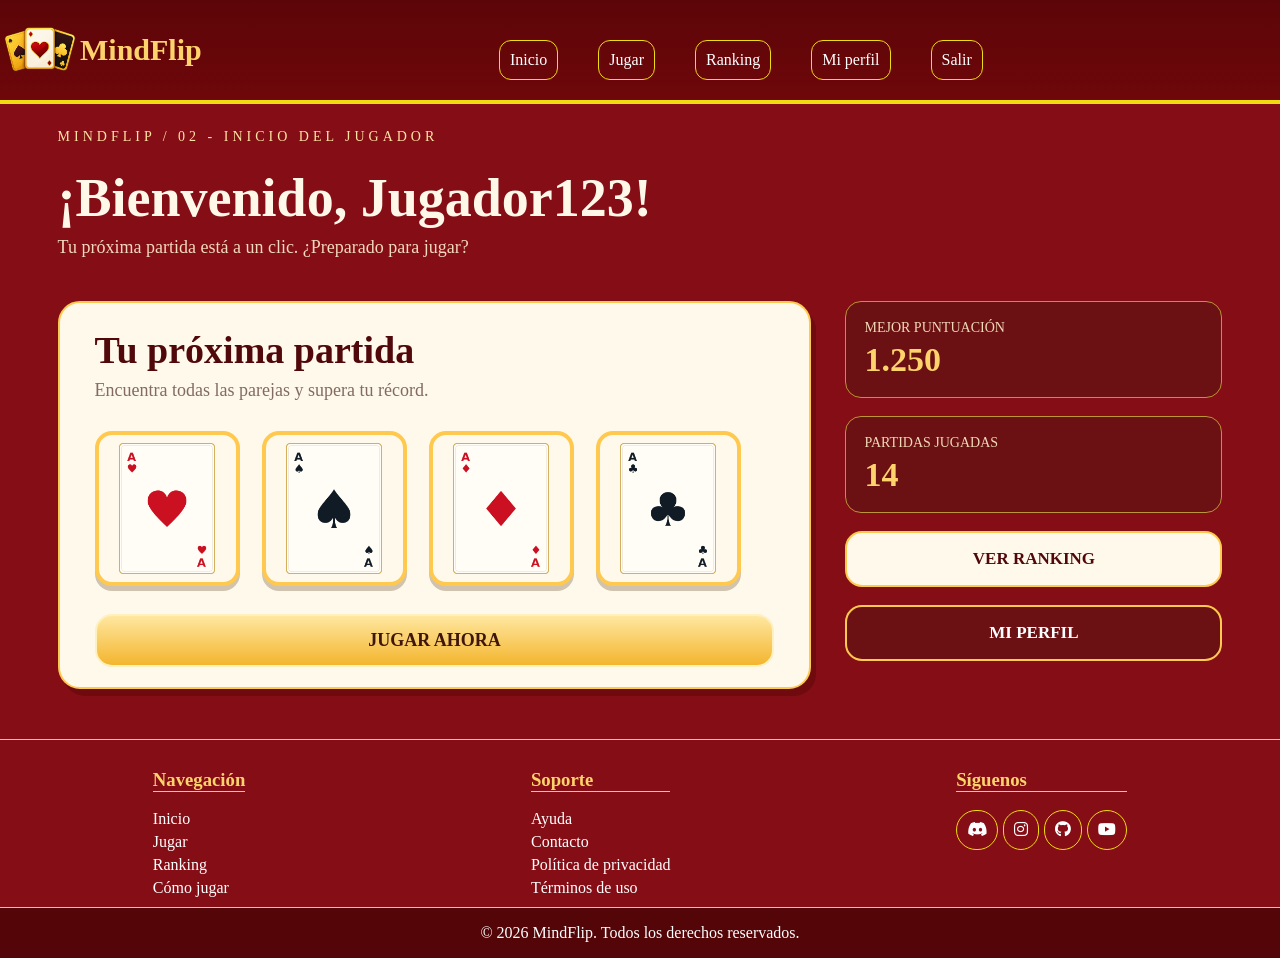
<file: Bienvenido/bienvenido.html>
<!DOCTYPE html>
<html lang="es">

<head>
    <meta charset="UTF-8">
    <meta name="viewport" content="width=device-width, initial-scale=1.0">
    <title>Inicio del jugador - MindFlip</title>

    <link rel="stylesheet" href="../general.css">
    <link rel="stylesheet" href="bienvenido.css">

    <link rel="stylesheet" href="https://cdnjs.cloudflare.com/ajax/libs/font-awesome/6.7.2/css/all.min.css">
</head>

<body>

    <!-- HEADER -->
    <header>

        <div class="logo">
            <img src="../recursos/imagenes/LOGO.png" id="imglogo" alt="Logo de MindFlip">
            <h1>MindFlip</h1>
        </div>

        <nav class="menu">
            <a href="../inicio/inicio.html">Inicio</a>
            <a href="../dificultad/dificultad.html">Jugar</a>
            <a href="../ranking/ranking.html">Ranking</a>
            <a href="../perfil/perfil.html">Mi perfil</a>
            <a href="../inicio/inicio.html">Salir</a>
        </nav>

    </header>

    <!-- CONTENIDO PRINCIPAL -->
    <main>

        <!-- PRESENTACION DEL JUGADOR -->
        <section class="presentacion">

            <p class="subtitulo">MINDFLIP / 02 - INICIO DEL JUGADOR</p>

            <h1 id="saludo_usuario">¡Bienvenido, Jugador123!</h1>

            <p>Tu próxima partida está a un clic. ¿Preparado para jugar?</p>

        </section>

        <!-- PANEL PRINCIPAL -->
        <section class="panel_jugador">

            <!-- PROXIMA PARTIDA -->
            <div class="proxima_partida">

                <h2>Tu próxima partida</h2>

                <p>Encuentra todas las parejas y supera tu récord.</p>

                <!-- CARTAS DE PRESENTACION -->
                <div class="cartas_presentacion">

                    <img src="../recursos/imagenes/01_simple_corazon.png"
                        alt="Carta de corazón">

                    <img src="../recursos/imagenes/02_simple_pica.png"
                        alt="Carta de pica">

                    <img src="../recursos/imagenes/03_simple_diamante.png"
                        alt="Carta de diamante">

                    <img src="../recursos/imagenes/04_simple_trebol.png"
                        alt="Carta de trébol">

                </div>

                <!-- BOTON PARA JUGAR -->
                <a href="../dificultad/index.html" class="boton_jugar">
                    JUGAR AHORA
                </a>

            </div>

            <!-- ESTADISTICAS Y ACCESOS -->
            <aside class="estadisticas">

                <div class="estadistica">

                    <p>MEJOR PUNTUACIÓN</p>

                    <h2>1.250</h2>

                </div>

                <div class="estadistica">

                    <p>PARTIDAS JUGADAS</p>

                    <h2>14</h2>

                </div>

                <a href="../ranking/index.html" class="boton_ranking">
                    VER RANKING
                </a>

                <a href="../perfil/index.html" class="boton_perfil">
                    MI PERFIL
                </a>

            </aside>

        </section>

    </main>

   
    <!-- FOOTER DE LA PAGINA -->
    <footer class="footer">

        <div class="footer_contenido">

            <!-- NAVEGACION FOOTER -->
            <div class="footer_navegacion">
                <h3>Navegación</h3>

                <nav class="menu_footer_nav">
                    <div class="enlaces_footer_nav">
                        <a href="../inicio/inicio.html">Inicio</a>
                        <a href="../dificultad/index.html">Jugar</a>
                        <a href="../ranking/index.html">Ranking</a>
                        <a href="../Bienvenido/index.html">Cómo jugar</a>
                    </div>
                </nav>
            </div>

            <!-- SOPORTE -->
            <div class="footer_soporte">
                <h3>Soporte</h3>

                <div class="enlaces_footer_sup">
                    <span>Ayuda</span>
                    <span>Contacto</span>
                    <span>Política de privacidad</span>
                    <span>Términos de uso</span>
                </div>
            </div>

            <!-- REDES SOCIALES -->
            <div class="footer_redes">

                <h3>Síguenos</h3>

                <div class="redes_sociales">

                    <a href="https://discord.com" aria-label="Discord">
                        <i class="fa-brands fa-discord"></i>
                    </a>

                    <a href="https://instagram.com" aria-label="Instagram">
                        <i class="fa-brands fa-instagram"></i>
                    </a>

                    <a href="https://github.com" aria-label="GitHub">
                        <i class="fa-brands fa-github"></i>
                    </a>

                    <a href="https://youtube.com" aria-label="YouTube">
                        <i class="fa-brands fa-youtube"></i>
                    </a>

                </div>
            </div>

        </div>

        <!-- COPYRIGHT -->
        <div class="footer_inferior">
            <p>&copy; 2026 MindFlip. Todos los derechos reservados.</p>
        </div>

    </footer>


    <script src="bienvenido.js"></script>


</body>

</html>
</file>
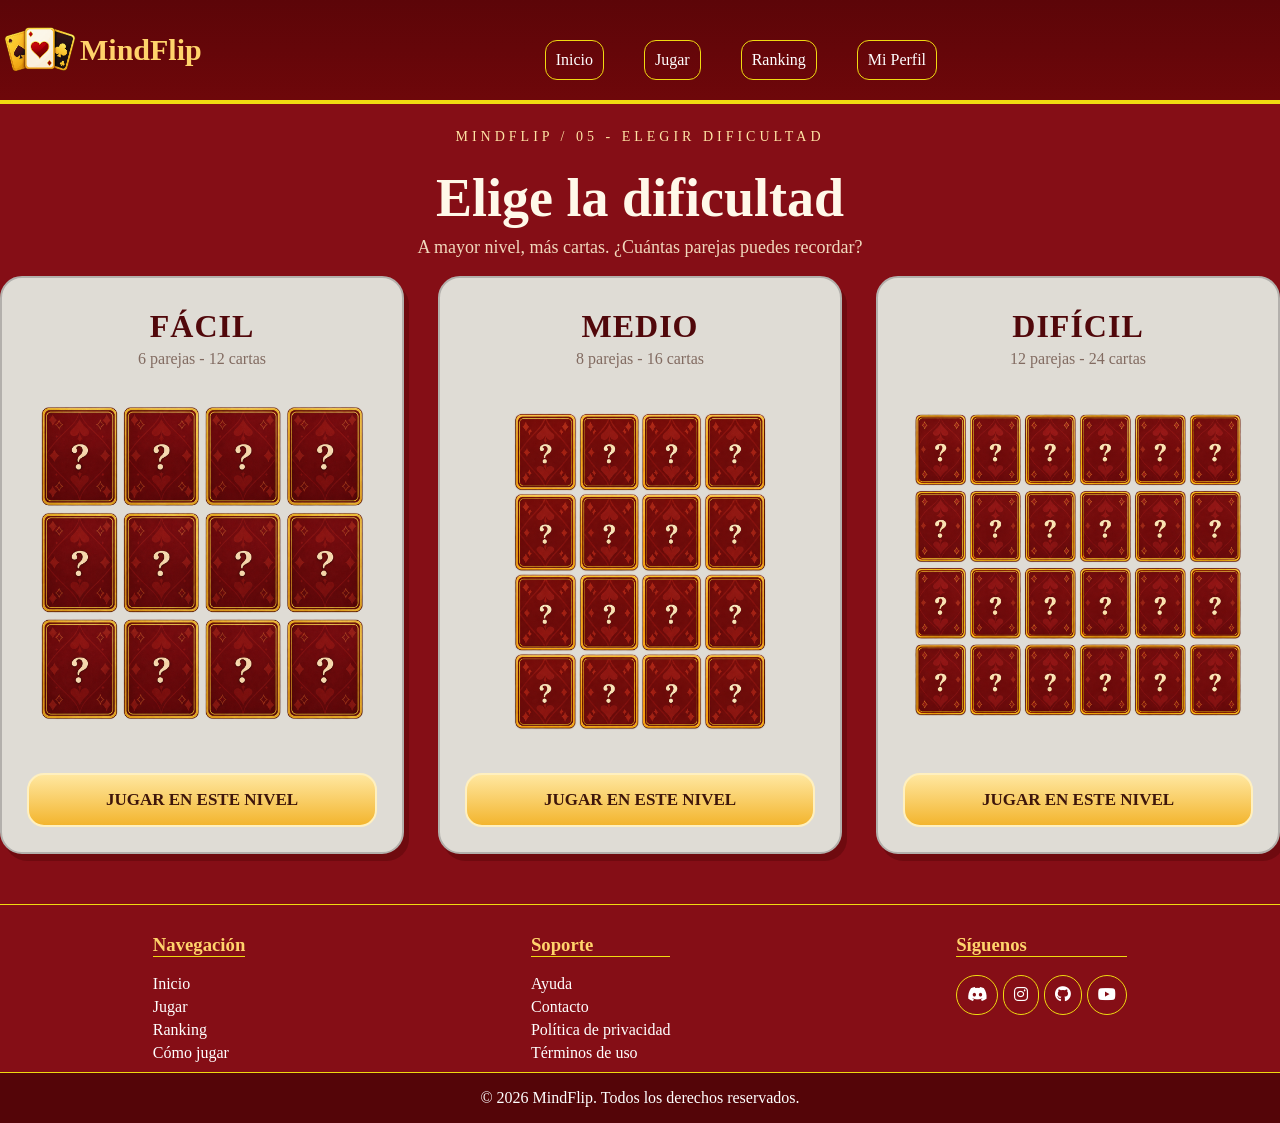
<file: dificultad/dificultad.html>
<!DOCTYPE html>
<html lang="es">
<head>
    <meta charset="UTF-8">
    <meta name="viewport" content="width=device-width, initial-scale=1.0">
    <title>Dificultad - MindFlip</title>

    <!-- CORREGIDO: Tenías "general.js" en un enlace de hoja de estilo CSS -->
    <link rel="stylesheet" href="../general.css">
    <link rel="stylesheet" href="dificultad.css">
    <link rel="stylesheet" href="https://cdnjs.cloudflare.com/ajax/libs/font-awesome/6.7.2/css/all.min.css">
</head>
<body>

    <!-- HEADER -->
    <header>
        <div class="logo">
            <img src="../recursos/imagenes/LOGO.png" id="imglogo" alt="Logo de MindFlip">
            <h1>MindFlip</h1>
        </div>

        <!-- CORREGIDO: Apuntar a tus archivos reales (.html) en lugar de carpetas genéricas (/index.html) -->
        <nav class="menu">
            <a href="../inicio/inicio.html">Inicio</a>
            <a href="../dificultad/dificultad.html">Jugar</a>
            <a href="../ranking/ranking.html">Ranking</a>
            <a href="../perfil/perfil.html">Mi Perfil</a>
        </nav>
    </header>

    <!-- CONTENIDO DIFICULTAD -->
    <main>

        <section class="dificultad">

            <p class="subtitulo">MINDFLIP / 05 - ELEGIR DIFICULTAD</p>
            <h2>Elige la dificultad</h2>
            <p>A mayor nivel, más cartas. ¿Cuántas parejas puedes recordar?</p>

            <div class="niveles">

                <!-- NIVEL FACIL -->
                <article class="nivel facil">

                    <h3>FÁCIL</h3>
                    <p>6 parejas - 12 cartas</p>

                    <div class="cartas_nivel cartas_facil">
                         <img src="../recursos/imagenes/nivel_facil.png" alt="Contenedor cartas fácil">
                    </div>

                    <!-- CORREGIDO: Convertido en botón con atributo de datos para que sea capturado limpiamente por tu JS -->
                    <button class="boton_nivel" data-nivel="facil">
                        JUGAR EN ESTE NIVEL
                    </button>

                </article>

                <!-- NIVEL MEDIO -->
                <article class="nivel medio">

                    <h3>MEDIO</h3>
                    <p>8 parejas - 16 cartas</p>

                    <div class="cartas_nivel cartas_medio">
                         <img src="../recursos/imagenes/nivel_medio.png" alt="Contenedor cartas medio">
                    </div>

                    <!-- CORREGIDO: Igual a la tarjeta anterior -->
                    <button class="boton_nivel" data-nivel="medio">
                        JUGAR EN ESTE NIVEL
                    </button>

                </article>

                <!-- NIVEL DIFICIL -->
                <article class="nivel dificil">

                    <h3>DIFÍCIL</h3>
                    <p>12 parejas - 24 cartas</p>

                    <div class="cartas_nivel cartas_dificil">
                         <img src="../recursos/imagenes/nivel_dificil.png" alt="Contenedor cartas difícil">
                    </div>

                    <!-- CORREGIDO: Igual a la tarjeta anterior -->
                    <button class="boton_nivel" data-nivel="dificil">
                        JUGAR EN ESTE NIVEL
                    </button>

                </article>

            </div>

        </section>

    </main>

    <!-- FOOTER -->
    <footer class="footer">

        <div class="footer_contenido">

            <div class="footer_navegacion">
                <h3>Navegación</h3>
                <nav class="menu_footer_nav">
                    <!-- CORREGIDO: Cambiados los enlaces del footer hacia tus páginas reales .html -->
                    <div class="enlaces_footer_nav">
                        <a href="../inicio/inicio.html">Inicio</a>
                        <a href="../dificultad/dificultad.html">Jugar</a>
                        <a href="../ranking/ranking.html">Ranking</a>
                        <a href="../bienvenido/bienvenido.html">Cómo jugar</a>
                    </div>
                </nav>
            </div>

            <div class="footer_soporte">
                <h3>Soporte</h3>
                <div class="enlaces_footer_sup">
                    <span>Ayuda</span>
                    <span>Contacto</span>
                    <span>Política de privacidad</span>
                    <span>Términos de uso</span>
                </div>
            </div>

            <div class="footer_redes">
                <h3>Síguenos</h3>
                <div class="redes_sociales">
                    <a href="https://discord.com" aria-label="Discord">
                        <i class="fa-brands fa-discord"></i>
                    </a>
                    <a href="https://instagram.com" aria-label="Instagram">
                        <i class="fa-brands fa-instagram"></i>
                    </a>
                    <a href="https://github.com" aria-label="GitHub">
                        <i class="fa-brands fa-github"></i>
                    </a>
                    <a href="https://youtube.com" aria-label="YouTube">
                        <i class="fa-brands fa-youtube"></i>
                    </a>
                </div>
            </div>

        </div>

        <div class="footer_inferior">
            <p>&copy; 2026 MindFlip. Todos los derechos reservados.</p>
        </div>

    </footer>

    <script src="dificultad.js" defer></script>
</body>
</html>
</file>
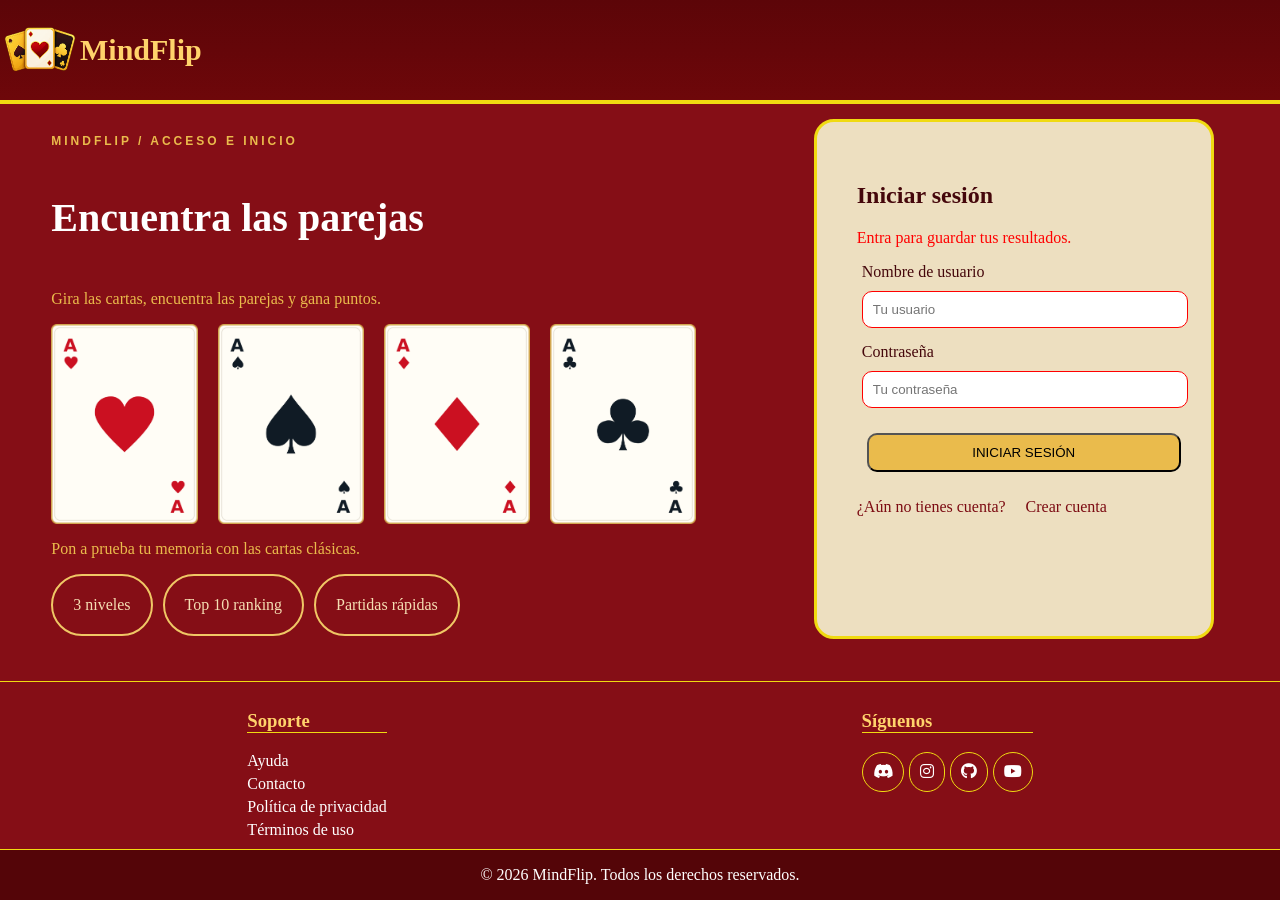
<file: inicio/inicio.html>
<!DOCTYPE html>
<html lang="es">

<head>
    <meta charset="UTF-8">
    <meta name="viewport" content="width=device-width, initial-scale=1.0">
    <title>Inicio - MindFlip</title>

    <link rel="stylesheet" href="../general.css">
    <link rel="stylesheet" href="inicio.css">

    <link rel="stylesheet" href="https://cdnjs.cloudflare.com/ajax/libs/font-awesome/6.7.2/css/all.min.css">
</head>

<body>

    <!-- LOGO Y MENU -->
    <header>

        <div class="logo">
            <img src="../recursos/imagenes/LOGO.png" id="imglogo" alt="Logo de MindFlip">
            <h1>MindFlip</h1>
        </div>

       

    </header>

    <!-- CONTENIDO DE LA PAGINA -->
    <main>

        <section class="presentacion">
            <p class="subtitulo">MINDFLIP / ACCESO E INICIO</p>

            <h1>Encuentra las parejas</h1>
            <p>Gira las cartas, encuentra las parejas y gana puntos.</p>

            <div class="imagenes_presentacion">
                <img src="../recursos/imagenes/01_simple_corazon.png" alt="Carta de corazón" id="img1">
                <img src="../recursos/imagenes/02_simple_pica.png" alt="Carta de pica" id="img2">
                <img src="../recursos/imagenes/03_simple_diamante.png" alt="Carta de diamante" id="img3">
                <img src="../recursos/imagenes/04_simple_trebol.png" alt="Carta de trébol" id="img4">
            </div>

            <div class="texto">

                <p>Pon a prueba tu memoria con las cartas clásicas.</p>

                <div class="caracteristicas">
                    <span>3 niveles</span>
                    <span>Top 10 ranking</span>
                    <span>Partidas rápidas</span>
                </div>

            </div>

        </section>

        <!-- FORMULARIO LOGIN -->
        <section class="login">

            <div class="formulario">

                <h1>Iniciar sesión</h1>
                <p>Entra para guardar tus resultados.</p>

                <form id="form_login">

                    <div class="campo">
                        <label for="nombre">Nombre de usuario</label>
                        <input type="text" name="nombre" id="nombre" placeholder="Tu usuario" required>
                        <small id="errorNombre"></small>
                    </div>

                    <div class="campo">
                        <label for="contrasena">Contraseña</label>
                        <input type="password" name="contrasena" id="contrasena" placeholder="Tu contraseña" required>
                                            <small id="errorPassword"></small>
                    </div>

                    <button type="submit" id="inicioSesion">INICIAR SESIÓN</button>

                </form>

            </div>

            <div class="registro">
                <p>¿Aún no tienes cuenta?</p>
                <a href="../registro/registro.html">Crear cuenta</a>
            </div>

        </section>

    </main>

    <!-- FOOTER DE LA PAGINA -->
    <footer class="footer">

        <div class="footer_contenido">


         

            <!-- SOPORTE -->
            <div class="footer_soporte">
                <h3>Soporte</h3>

                <div class="enlaces_footer_sup">
                    <span>Ayuda</span>
                    <span>Contacto</span>
                    <span>Política de privacidad</span>
                    <span>Términos de uso</span>
                </div>
            </div>

            <!-- REDES SOCIALES -->
            <div class="footer_redes">

                <h3>Síguenos</h3>

                <div class="redes_sociales">

                    <a href="https://discord.com" aria-label="Discord">
                        <i class="fa-brands fa-discord"></i>
                    </a>

                    <a href="https://instagram.com" aria-label="Instagram">
                        <i class="fa-brands fa-instagram"></i>
                    </a>

                    <a href="https://github.com" aria-label="GitHub">
                        <i class="fa-brands fa-github"></i>
                    </a>

                    <a href="https://youtube.com" aria-label="YouTube">
                        <i class="fa-brands fa-youtube"></i>
                    </a>

                </div>
            </div>

        </div>

        <!-- COPYRIGHT -->
        <div class="footer_inferior">
            <p>&copy; 2026 MindFlip. Todos los derechos reservados.</p>
        </div>

    </footer>

    <script src="../general.js" ></script>
    <script src="inicio.js" ></script>

</body>

</html>
</file>
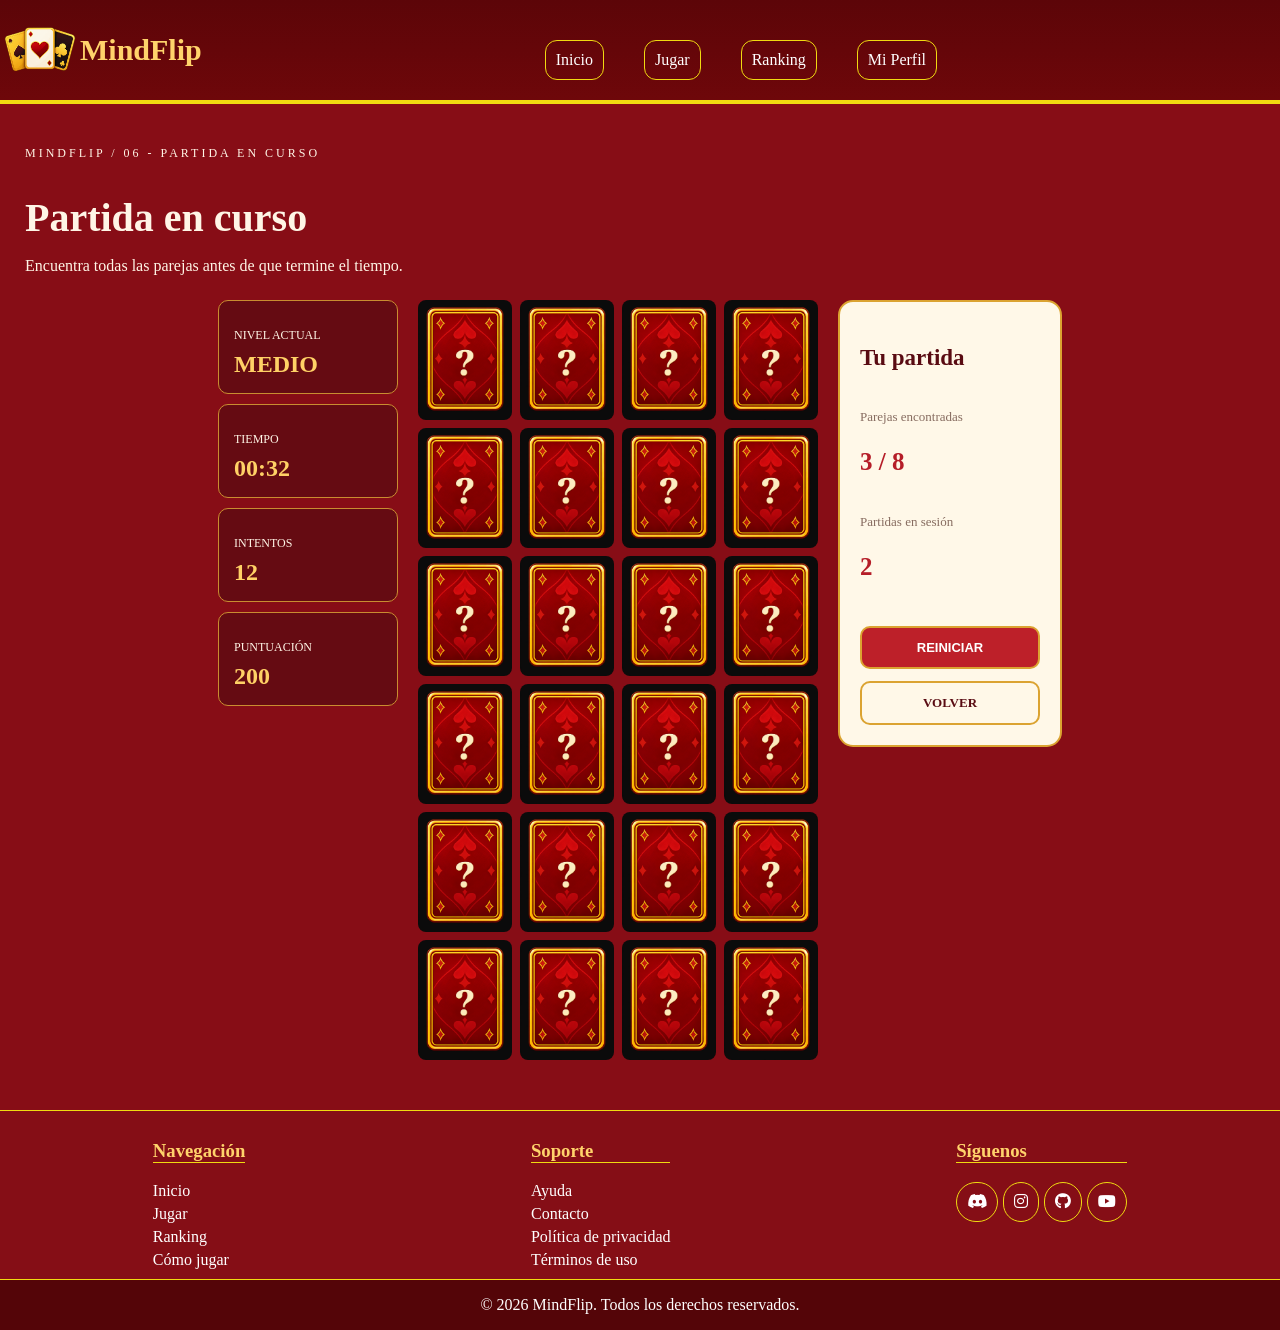
<file: juego/juego.html>
<!DOCTYPE html>
<html lang="es">
<head>
    <meta charset="UTF-8">
    <meta name="viewport" content="width=device-width, initial-scale=1.0">
    <title>Juego - MindFlip</title>

    <link rel="stylesheet" href="../general.css">
    <link rel="stylesheet" href="juego.css">
    <link rel="stylesheet" href="https://cdnjs.cloudflare.com/ajax/libs/font-awesome/6.7.2/css/all.min.css">
</head>
<body>

    <!-- HEADER -->
    <header>
        <div class="logo">
            <img src="../recursos/imagenes/LOGO.png" id="imglogo" alt="Logo de MindFlip">
            <h1>MindFlip</h1>
        </div>

        <nav class="menu">
            <a href="../inicio/inicio.html">Inicio</a>
            <a href="../dificultad/dificultad.html">Jugar</a>
            <a href="../ranking/ranking.html">Ranking</a>
            <a href="../perfil/perfil.html">Mi Perfil</a>
        </nav>
    </header>

    <!-- CONTENIDO JUEGO -->
    <main>

        <section class="juego">

            <p class="subtitulo">MINDFLIP / 06 - PARTIDA EN CURSO</p>
            <h2>Partida en curso</h2>
            <p>Encuentra todas las parejas antes de que termine el tiempo.</p>

            <div class="juego_contenido">

                <!-- ESTADISTICAS -->
                <aside class="estadisticas_juego">

                    <div class="estadistica">
                        <h3>NIVEL ACTUAL</h3>
                        <strong id="nivel_actual">MEDIO</strong>
                    </div>

                    <div class="estadistica">
                        <h3>TIEMPO</h3>
                        <strong id="tiempo">00:32</strong>
                    </div>

                    <div class="estadistica">
                        <h3>INTENTOS</h3>
                        <strong id="intentos">12</strong>
                    </div>

                    <div class="estadistica">
                        <h3>PUNTUACIÓN</h3>
                        <strong id="puntuacion">200</strong>
                    </div>

                </aside>

                <!-- TABLERO -->
                <div class="tablero">

                    <div class="cartas_juego" id="tablero">

                    </div>

                </div>

                <!-- RESUMEN -->
                <aside class="resumen_partida">

                    <h3>Tu partida</h3>

                    <p>Parejas encontradas</p>
                    <strong id="parejas_encontradas">3 / 8</strong>

                    <p>Partidas en sesión</p>
                    <strong id="partidas_sesion">2</strong>

                    <div class="acciones_partida">
                        <button type="button" id="reiniciar_partida">REINICIAR</button>
                        <a href="../dificultad/dificultad.html">VOLVER</a>
                    </div>

                </aside>

            </div>

        </section>

    </main>

    <!-- FOOTER -->
    <footer class="footer">

        <div class="footer_contenido">

            <div class="footer_navegacion">
                <h3>Navegación</h3>
                <nav class="menu_footer_nav">
                    <div class="enlaces_footer_nav">
                        <a href="../inicio/inicio.html">Inicio</a>
                        <a href="../dificultad/dificultad.html">Jugar</a>
                        <a href="../ranking/ranking.html">Ranking</a>
                        <a href="../Bienvenido/bienvenido.html">Cómo jugar</a>
                    </div>
                </nav>
            </div>

            <div class="footer_soporte">
                <h3>Soporte</h3>
                <div class="enlaces_footer_sup">
                    <span>Ayuda</span>
                    <span>Contacto</span>
                    <span>Política de privacidad</span>
                    <span>Términos de uso</span>
                </div>
            </div>

            <div class="footer_redes">
                <h3>Síguenos</h3>
                <div class="redes_sociales">
                    <a href="https://discord.com" aria-label="Discord">
                        <i class="fa-brands fa-discord"></i>
                    </a>
                    <a href="https://instagram.com" aria-label="Instagram">
                        <i class="fa-brands fa-instagram"></i>
                    </a>
                    <a href="https://github.com" aria-label="GitHub">
                        <i class="fa-brands fa-github"></i>
                    </a>
                    <a href="https://youtube.com" aria-label="YouTube">
                        <i class="fa-brands fa-youtube"></i>
                    </a>
                </div>
            </div>

        </div>

        <div class="footer_inferior">
            <p>&copy; 2026 MindFlip. Todos los derechos reservados.</p>
        </div>

    </footer>

    <script src="juego.js" defer></script>
</body>
</html>
</file>
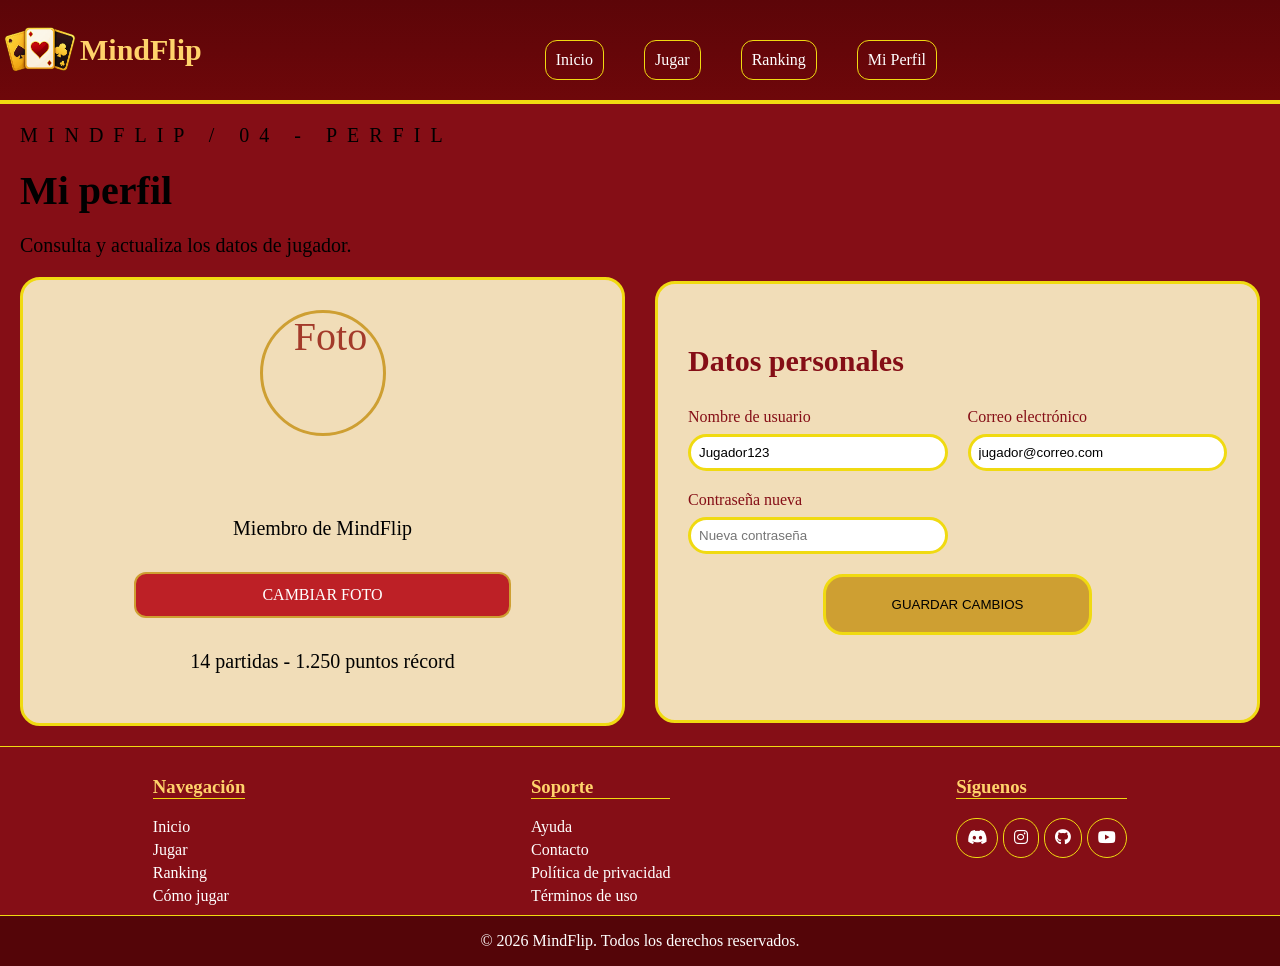
<file: perfil/perfil.html>
<!DOCTYPE html>
<html lang="es">

<head>
    <meta charset="UTF-8">
    <meta name="viewport" content="width=device-width, initial-scale=1.0">
    <title>Mi perfil - MindFlip</title>

    <link rel="stylesheet" href="../general.css">
    <link rel="stylesheet" href="perfil.css">
    <link rel="stylesheet" href="https://cdnjs.cloudflare.com/ajax/libs/font-awesome/6.7.2/css/all.min.css">
</head>

<body>

    <!-- HEADER -->
    <header>
        <div class="logo">
            <img src="../recursos/imagenes/LOGO.png" id="imglogo" alt="Logo de MindFlip">
            <h1>MindFlip</h1>
        </div>

        <nav class="menu">
            <a href="../inicio/inicio.html">Inicio</a>
            <a href="../dificultad/index.html">Jugar</a>
            <a href="../ranking/index.html">Ranking</a>
            <a href="../perfil/index.html">Mi Perfil</a>
        </nav>
    </header>

    <!-- CONTENIDO PERFIL -->
    <main>

        <section class="pagina_perfil">

            <p class="subtitulo">MINDFLIP / 04 - PERFIL</p>
            <h2>Mi perfil</h2>
            <p>Consulta y actualiza los datos de jugador.</p>

            <div class="perfil_contenido">

                <!-- TARJETA DEL JUGADOR -->
                <article class="tarjeta_jugador">

                    <div class="avatar">
                        <img id="imagen_perfil" alt="Foto">
                    </div>
                    <h3 id="perfil_nombre_visible"></h3>
                    <p>Miembro de MindFlip</p>

                    <label for="foto_perfil" class="boton_cambiar_foto">
                        CAMBIAR FOTO
                    </label>

                    <input type="file" id="foto_perfil" accept="image/*" hidden>

                    <p class="resumen_perfil">
                        14 partidas - 1.250 puntos récord
                    </p>

                </article>

                <!-- DATOS PERSONALES -->
                <article class="datos_personales">

                    <h3>Datos personales</h3>

                    <form id="form_perfil">

                        <div class="campos_perfil">

                            <div class="campo">
                                <label for="perfil_usuario">Nombre de usuario</label>
                                <input type="text" id="perfil_usuario" name="usuario" value="Jugador123" required>
                            </div>

                            <div class="campo">
                                <label for="perfil_correo">Correo electrónico</label>
                                <input type="email" id="perfil_correo" name="correo" value="jugador@correo.com"
                                    required>
                            </div>

                            <div class="campo">
                                <label for="perfil_password">Contraseña nueva</label>
                                <input type="password" id="perfil_password" name="password"
                                    placeholder="Nueva contraseña">
                            </div>

                        </div>

                        <button type="submit" class="boton_principal">GUARDAR CAMBIOS</button>

                    </form>

                </article>

            </div>

        </section>

    </main>

    <!-- FOOTER -->
    <footer class="footer">

        <div class="footer_contenido">

            <div class="footer_navegacion">
                <h3>Navegación</h3>
                <nav class="menu_footer_nav">
                    <div class="enlaces_footer_nav">
                        <a href="../inicio/index.html">Inicio</a>
                        <a href="../dificultad/index.html">Jugar</a>
                        <a href="../ranking/index.html">Ranking</a>
                        <a href="../Bienvenido/index.html">Cómo jugar</a>
                    </div>
                </nav>
            </div>

            <div class="footer_soporte">
                <h3>Soporte</h3>
                <div class="enlaces_footer_sup">
                    <span>Ayuda</span>
                    <span>Contacto</span>
                    <span>Política de privacidad</span>
                    <span>Términos de uso</span>
                </div>
            </div>

            <div class="footer_redes">
                <h3>Síguenos</h3>
                <div class="redes_sociales">
                    <a href="https://discord.com" aria-label="Discord">
                        <i class="fa-brands fa-discord"></i>
                    </a>
                    <a href="https://instagram.com" aria-label="Instagram">
                        <i class="fa-brands fa-instagram"></i>
                    </a>
                    <a href="https://github.com" aria-label="GitHub">
                        <i class="fa-brands fa-github"></i>
                    </a>
                    <a href="https://youtube.com" aria-label="YouTube">
                        <i class="fa-brands fa-youtube"></i>
                    </a>
                </div>
            </div>

        </div>

        <div class="footer_inferior">
            <p>&copy; 2026 MindFlip. Todos los derechos reservados.</p>
        </div>

    </footer>
    <script src="../general.js"></script>
    <script src="perfil.js"></script>
</body>

</html>
</file>
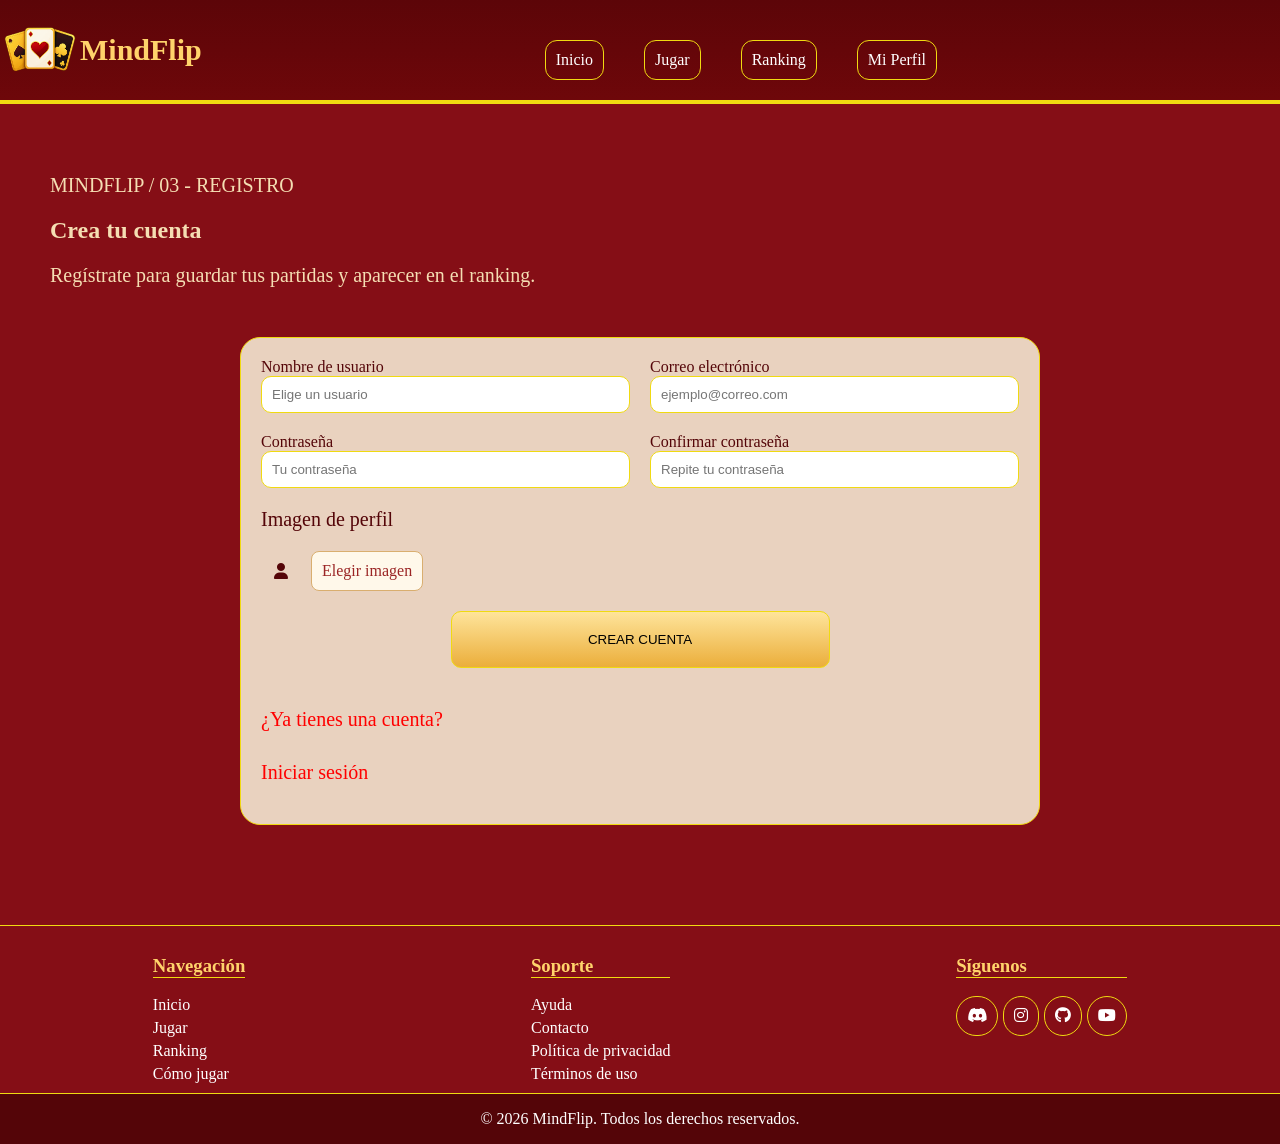
<file: registro/registro.html>
<!DOCTYPE html>
<html lang="es">

<head>
    <meta charset="UTF-8">
    <meta name="viewport" content="width=device-width, initial-scale=1.0">
    <title>Registro - MindFlip</title>

    <link rel="stylesheet" href="../general.css">
    <link rel="stylesheet" href="registro.css">
    <link rel="stylesheet" href="https://cdnjs.cloudflare.com/ajax/libs/font-awesome/6.7.2/css/all.min.css">
</head>

<body>

    <!-- HEADER -->
    <header>
        <div class="logo">
            <img src="../recursos/imagenes/LOGO.png" id="imglogo" alt="Logo de MindFlip">
            <h1>MindFlip</h1>
        </div>

        <nav class="menu">
            <a href="../inicio/inicio.html">Inicio</a>
            <a href="../dificultad/dificultad.html">Jugar</a>
            <a href="../ranking/ranking.html">Ranking</a>
            <a href="../perfil/perfil.html">Mi Perfil</a>
        </nav>
    </header>

    <!-- CONTENIDO REGISTRO -->
    <main>

        <section class="pagina_registro">

            <p class="subtitulo">MINDFLIP / 03 - REGISTRO</p>
            <h2>Crea tu cuenta</h2>
            <p>Regístrate para guardar tus partidas y aparecer en el ranking.</p>

            <div class="tarjeta_registro">

                <form id="form_registro">

                    <div class="campos_registro">

                        <div class="campo">
                            <label for="registro_usuario">Nombre de usuario</label>
                            <input type="text" id="registro_usuario" name="usuario" placeholder="Elige un usuario"
                                required>
                        </div>

                        <div class="campo">
                            <label for="registro_correo">Correo electrónico</label>
                            <input type="email" id="registro_correo" name="correo" placeholder="ejemplo@correo.com"
                                required>
                            <small id="error_correo" style="color: red"></small>
                        </div>

                        <div class="campo">
                            <label for="registro_password">Contraseña</label>
                            <input type="password" id="registro_password" name="password" placeholder="Tu contraseña"
                                required>
                        </div>

                        <div class="campo">
                            <label for="registro_confirmar">Confirmar contraseña</label>
                            <input type="password" id="registro_confirmar" name="confirmar"
                                placeholder="Repite tu contraseña" required>

                            <!-- Mensaje si las contraseñas no coinciden -->
                            <small id="error_password" style="color: red;"></small>
                        </div>

                    </div>

                    <div class="imagen_perfil">
                        <p>Imagen de perfil</p>

                        <div class="elegir_imagen">
                            <span class="avatar_pequeno" id="avatar">
                                <i class="fa-solid fa-user"></i>
                            </span>

                            <input type="file" id="imagen" accept="image/*" hidden>

                            <label for="imagen" class="boton_imagen">
                                Elegir imagen
                            </label>
                        </div>
                    </div>

                    <div class="registro_inferior">
                        <button type="submit" class="boton_principal">CREAR CUENTA</button>
                        <small id="mensaje_registro" style="color: red;"></small>
                    </div>

                </form>

                <p class="acceso_login">
                    ¿Ya tienes una cuenta?
                    <a href="../inicio/inicio.html">Iniciar sesión</a>
                </p>

            </div>

        </section>

    </main>

    <!-- FOOTER -->
    <footer class="footer">

        <div class="footer_contenido">

            <div class="footer_navegacion">
                <h3>Navegación</h3>
                <nav class="menu_footer_nav">
                    <div class="enlaces_footer_nav">
                        <a href="../inicio/inicio.html">Inicio</a>
                        <a href="../dificultad/index.html">Jugar</a>
                        <a href="../ranking/index.html">Ranking</a>
                        <a href="../Bienvenido/index.html">Cómo jugar</a>
                    </div>
                </nav>
            </div>

            <div class="footer_soporte">
                <h3>Soporte</h3>
                <div class="enlaces_footer_sup">
                    <span>Ayuda</span>
                    <span>Contacto</span>
                    <span>Política de privacidad</span>
                    <span>Términos de uso</span>
                </div>
            </div>

            <div class="footer_redes">
                <h3>Síguenos</h3>
                <div class="redes_sociales">
                    <a href="https://discord.com" aria-label="Discord">
                        <i class="fa-brands fa-discord"></i>
                    </a>
                    <a href="https://instagram.com" aria-label="Instagram">
                        <i class="fa-brands fa-instagram"></i>
                    </a>
                    <a href="https://github.com" aria-label="GitHub">
                        <i class="fa-brands fa-github"></i>
                    </a>
                    <a href="https://youtube.com" aria-label="YouTube">
                        <i class="fa-brands fa-youtube"></i>
                    </a>
                </div>
            </div>

        </div>

        <div class="footer_inferior">
            <p>&copy; 2026 MindFlip. Todos los derechos reservados.</p>
        </div>

    </footer>

    <script src="../general.js"></script>
    <script src="registro.js"></script>
</body>

</html>
</file>
<file: general.css>
body {
    min-height: 100vh;
    margin: 0;
    background-color: #850E16;
    display: flex;
    flex-direction: column;

}

/*================HEADER==========================================*/
header {
    height: 100px;
    background: linear-gradient(to bottom, #5c0508, #6e070a);
    display: flex;
    flex-direction: row;
    border-bottom: 4px solid rgb(240, 218, 17);

}


.logo {
    display: flex;
    align-items: center;
    gap: 0px;

}

.logo h1 {
    margin: 0;
    padding: 0;
    color: #ffd36b;
    font-size: 30px;
}


#imglogo {

    width: 80px;
    height: auto;

}

.menu {
    display: flex;
    justify-content: flex-end;
    align-items: flex-start;
    gap: 40px;
    padding: 40px;
    box-sizing: border-box;
    margin-left: auto;
    margin-right: auto;


}

.menu a {
    padding: 10px;
    box-sizing: border-box;
    text-decoration: none;
    color: white;
    border: 1px solid rgb(240, 218, 17);
    border-radius: 12px;

}

.menu a:hover {

    background-color: #a51b20;

}

/*================FOOTER-SUPERIOR==========================================*/
.footer {
    background-color: aqua;
    display: flex;
    flex-direction: column;
    background-color: #850E16;
    margin-top: auto;

}

/*Nvegacion + soporte + siguenos*/

.footer_contenido {
    display: flex;
    flex-direction: row;
    justify-content: space-around;
    border-top: 1px solid rgb(240, 218, 17);
    border-bottom: 1px solid rgb(240, 218, 17);
    align-items: flex-start;
    padding: 10px;
    box-sizing: border-box;

}

/*Nvegacion*/


.footer_navegacion h3 {
    color: #ffd36b;
    border-bottom: 1px solid rgb(240, 218, 17);
}

.enlaces_footer_nav {
    display: flex;
    flex-direction: column;
    gap: 5px;
}

.menu_footer_nav a {
    text-decoration: none;
    color: white;
    font-family: serif;
}

/*suporte*/
.footer_soporte h3 {
    color: #ffd36b;
    border-bottom: 1px solid rgb(240, 218, 17);
}

.enlaces_footer_sup {
    display: flex;
    flex-direction: column;
    gap: 5px;
}

.enlaces_footer_sup span {
    color: white;
}

/*SIGUENOS*/
.footer_redes h3 {
    color: #ffd36b;
    border-bottom: 1px solid rgb(240, 218, 17);
}

.redes_sociales {
    display: flex;
    flex-direction: row;
    gap: 5px;
}

.redes_sociales a {
    color: white;
    border: 1px solid rgb(240, 218, 17);
    border-radius: 50px 50px;
    padding: 10px;
    box-sizing: border-box;
}

.redes_sociales a:hover {
    background-color: #a51b20;

}

/*================FOOTER-INFERIOR==========================================*/

.footer_inferior {
    background: #540508;
    display: flex;
    flex-direction: row;
    justify-content: center;

}

.footer_inferior p {
    color: white;
}
</file>
<file: Bienvenido/bienvenido.css>
/*   CONTENIDO PRINCIPAL */

/* Estilos del contenido central de esta página.
   No modifica el header ni el footer de general.css. */
main {
    display: flex;
    flex-direction: column;
    gap: 25px;
    padding: 25px 4.5% 50px;
    box-sizing: border-box;
}

/* =========================================
   PRESENTACIÓN DEL JUGADOR
   ========================================= */

/* Bloque que contiene el subtítulo,
   el título de bienvenida y el mensaje. */
.presentacion {
    display: block;
    width: 100%;
}

/* Texto pequeño que aparece encima del título. */
.presentacion .subtitulo {
    color: #ffe4a5;
    font-size: 14px;
    letter-spacing: 4px;
    margin: 0 0 22px;
}

/* Título principal de bienvenida. */
.presentacion h1 {
    color: #fff8e9;
    font-size: 54px;
    margin: 0 0 8px;
}

/* Mensaje que aparece debajo del título. */
.presentacion p {
    color: #f1d9bd;
    font-size: 18px;
    margin-top: 0;
}

/* =========================================
   PANEL DEL JUGADOR
   ========================================= */

/* Organiza el cuadro de la partida a la izquierda
   y las estadísticas a la derecha. */
.panel_jugador {
    display: grid;

    /* Crea dos columnas: la primera tiene el doble
       de espacio que la segunda. */
    grid-template-columns: 2fr 1fr;

    gap: 34px;
    width: 100%;
    max-width: 1300px;

    /* Centra el panel cuando tiene un ancho máximo. */
    align-self: center;
}

/* =========================================
   CUADRO "TU PRÓXIMA PARTIDA"
   ========================================= */

/* Esta clase da forma al cuadro completo.
   El HTML coloca dentro el título, las cartas y el enlace. */
.proxima_partida {
    background-color: #fff9eb;
    color: #51080b;
    border: 2px solid #ffc94f;
    border-radius: 22px;

    /* Espacio entre el contenido y los bordes. */
    padding: 25px 35px 20px;

    /* El padding y el borde se incluyen en el tamaño
       calculado del elemento. */
    box-sizing: border-box;

    /* Añade una sombra debajo del cuadro. */
    box-shadow: 5px 7px 0 rgba(60, 0, 0, 0.3);
}

/* Título del cuadro de la partida. */
.proxima_partida h2 {
    font-size: 38px;
    margin: 0 0 8px;
}

/* Texto descriptivo del cuadro. */
.proxima_partida p {
    color: #826b61;
    font-size: 18px;
    margin: 0 0 30px;
}

/* =========================================
   IMÁGENES DE LAS CARTAS
   ========================================= */

/* Coloca las imágenes en una fila y deja espacio
   entre ellas. Si no caben, pueden pasar a otra fila. */
.cartas_presentacion {
    display: flex;
    flex-wrap: wrap;
    gap: 22px;
    margin: 0 0 28px;
}

/* Estilos individuales de cada imagen de carta. */
.cartas_presentacion img {
    width: 145px;
    height: 155px;

    /* Mantiene las proporciones de la imagen
       sin deformarla. */
    object-fit: contain;

    background-color: #fff9eb;
    border: 4px solid #ffc94f;
    border-radius: 17px;
    padding: 8px;
    box-sizing: border-box;

    /* Sombra pequeña debajo de cada carta. */
    box-shadow: 0 5px 0 #d0c3b0;
}

/* =========================================
   ENLACE "JUGAR AHORA"
   ========================================= */

/* Es un enlace <a> que lleva a la página de dificultad.
   Con CSS hacemos que visualmente parezca un botón. */
.boton_jugar {
    display: block;
    text-align: center;
    text-decoration: none;
    color: #3e160b;
    font-size: 18px;
    font-weight: bold;

    /* Degradado de amarillo claro a dorado. */
    background: linear-gradient(to bottom, #ffe7a0, #f3b52e);

    border: 2px solid #fff0bf;
    border-radius: 17px;
    padding: 14px;
}

/* Cambia el fondo cuando pasamos el ratón por encima. */
.boton_jugar:hover {
    background: #ffd36b;
}

/* =========================================
   COLUMNA DE ESTADÍSTICAS
   ========================================= */

/* Organiza los cuadros y enlaces uno debajo del otro. */
.estadisticas {
    display: flex;
    flex-direction: column;
    gap: 18px;
}

/* Cada elemento con esta clase es un cuadro
   independiente de estadísticas. */
.estadistica {
    background-color: #6b1013;
    border: 1px solid #bd9437;
    border-radius: 16px;
    padding: 18px;
}

/* Descripción de cada estadística. */
.estadistica p {
    color: #f0d9b6;
    font-size: 14px;
    margin: 0 0 5px;
}

/* Valor numérico de cada estadística. */
.estadistica h2 {
    color: #ffd36b;
    font-size: 34px;
    margin: 0;
}

/* =========================================
   ENLACES "VER RANKING" Y "MI PERFIL"
   ========================================= */

/* les ponemos los mismos estilos */
.boton_ranking,
.boton_perfil {
    display: block;
    text-align: center;
    text-decoration: none;
    font-size: 17px;
    font-weight: bold;
    border: 2px solid #ffc94f;
    border-radius: 17px;
    padding: 16px;
}

/* Estilo específico del enlace al ranking. */
.boton_ranking {
    background-color: #fff9eb;
    color: #51080b;
}

/* Estilo específico del enlace al perfil. */
.boton_perfil {
    background-color: #6b1013;
    color: white;
}

/* Efecto al pasar el ratón por encima de los enlaces. */
.boton_ranking:hover,
.boton_perfil:hover {
    background-color: #ffd36b;
    color: #51080b;
}
</file>
<file: dificultad/dificultad.css>
/* =========================================
   ESTILOS DEL CONTENIDO CENTRAL (MAIN)
   ========================================= */
main {
    display: flex;
    flex-direction: column;
    gap: 25px;
    /* CORREGIDO: Quitamos el porcentaje lateral para que no empuje el contenido */
    padding: 25px 0 50px; 
    box-sizing: border-box;
    align-items: center; /* Centra los bloques en el eje horizontal */
    width: 100%;
}
/* =========================================
   PRESENTACIÓN DE LA SECCIÓN (TEXTOS SUPERIORES)
   ========================================= */
.dificultad {
    width: 100%;
    text-align: center; /* Centra el título y el párrafo */
}

/* Texto pequeño dorado encima del título */
.dificultad .subtitulo {
    color: #ffe4a5;
    font-size: 14px;
    letter-spacing: 4px;
    margin-bottom: 22px;
}

/* Título principal H2 */
.dificultad h2 {
    color: #fff8e9;
    font-size: 54px;
    margin: 0 0 8px;
    font-weight: bold;
}

/* Párrafo descriptivo */
.dificultad p {
    color: #f1d9bd;
    font-size: 18px;
    margin-top: 0;
}

/* =========================================
   PANEL CONTENEDOR DE LAS TARJETAS
   ========================================= */
.niveles {
    display: flex;
    flex-direction: row;
    justify-content: center;
    gap: 34px;
    width: 100%;
    max-width: 1300px;
    
    /* >>> CORREGIDO: Añadimos 'auto' a los lados para clavar el eje central exacto <<< */
    margin: 15px auto 0; 
    box-sizing: border-box;
}

/* =========================================
   TARJETAS DE NIVEL INDIVIDUALES
   ========================================= */
.nivel {
    background-color: #dfdcd5; /* Color crema/grisáceo de fondo */
    color: #51080b; /* Color del texto interno */
    border: 2px solid #b3b0ac;
    border-radius: 22px;
    padding: 30px 25px 25px;
    box-sizing: border-box;
    
    /* Sombra plana tradicional (Desplazamiento horizontal, vertical, difuminado y color) */
    box-shadow: 5px 7px 0px rgba(60, 0, 0, 0.3);
    
    /* Reparte el espacio por igual: las 3 tarjetas medirán exactamente lo mismo de ancho */
    flex: 1; 

    /* Estructura interna de la tarjeta en columna para ordenar sus elementos */
    display: flex;
    flex-direction: column;
    align-items: center;
    text-align: center;
}

/* Título de dificultad (FÁCIL, MEDIO, DIFÍCIL) */
.nivel h3 {
    font-size: 32px;
    margin: 0 0 5px;
    color: #51080b;
    letter-spacing: 1px;
}

/* Texto de subtítulo (ej. 6 parejas - 12 cartas) */
.nivel p {
    color: #826b61;
    font-size: 16px;
    margin-bottom: 25px;
}

/* =========================================
   CONTENEDOR DE LA IMAGEN DE MUESTRA
   ========================================= */
.cartas_nivel {
    width: 100%;
    margin-bottom: 30px;
    display: flex;
    justify-content: center;
}

/* Ajuste básico de la imagen única para que no se deforme */
.cartas_nivel img {
    width: 100%;
    height: auto;
    object-fit: contain; /* Evita que la imagen del pack de cartas se estire feo */
}

/* =========================================
   BOTÓN DORADO "JUGAR EN ESTE NIVEL"
   ========================================= */
.boton_nivel {
    display: block;
    width: 100%;
    text-align: center;
    cursor: pointer;
    font-family: inherit;
    font-size: 17px;
    font-weight: bold;
    color: #3e160b;
    
    /* Vuestro degradado corporativo tradicional de arriba a abajo */
    background: linear-gradient(to bottom, #ffe7a0, #f3b52e);
    
    border: 2px solid #fff0bf;
    border-radius: 17px;
    padding: 15px;
    box-sizing: border-box;
    transition: background 0.2s; /* Efecto suave de transición */
}

/* Efecto hover básico de cambio de color al pasar el ratón */
.boton_nivel:hover {
    background: #ffd36b;
}
</file>
<file: inicio/inicio.css>
/*=========clas global==================*/
main {
    display: flex;
    flex-direction: row;
    align-items: center;
    justify-content: space-around;
}

/*PRESENTACION*/
.presentacion {
    display: flex;
    flex-direction: column;
}

.presentacion h1 {
    color: white;
    font-size: 40px;
}
.presentacion p{
    color: #eabb4c;
}

.subtitulo   {
font-family: Arial, sans-serif;
    font-size: 12px;
    font-weight: bold;
    letter-spacing: 3px;
    text-transform: uppercase;
    color: #f5c2a3;}

.subtitulo {
    color: white;
}
.imagenes_presentacion{
    display: flex;
    flex-direction: row;
    gap: 20px;
}
#img1 {
    height: 200px;
}

#img2 {
    height: 200px;
}

#img3 {
    height: 200px;
}

#img4 {
    height: 200px;
}
/*caracteristicas*/
.caracteristicas{
    display: flex;
    flex-direction: row;
    gap: 10px;
}
.caracteristicas span{
    border: 2px solid #f0c765 ;
    border-radius: 40px;
    color: wheat;
    padding: 20px;
    box-sizing: border-box;
}





/*INICIAR SESION*/
.login {
    width: 400px;
    min-height: 520px;
    background: #eddfc0;
    padding: 40px;
    box-sizing: border-box;
    border: 3px solid rgb(240, 218, 17);
    border-radius: 20px;
    margin: 15px;
    justify-content: center;
}

.campo {
    display: flex;
    flex-direction: column;
    gap: 10px;
    margin: 5px;
}

.campo input {
    width: 100%;
    border: 1px solid rgb(240, 218, 17);
    border-radius: 10px;
    padding: 10px;
}
.campo input:required{
    border-color: red;
}
.campo label {
    color: #45070b;

}
.campo small{
    color: red;
}

.formulario h1 {
    color: #45070b;
}

.formulario p {
    color: red;

}

.formulario button {
    padding: 10px;
    box-sizing: border-box;
    background: #eabb4c;
    border-radius: 10px;
    margin: 10px 10px;
    width: 100%;
}
/*REGISTRO DENTRO DEL FORM*/
.registro{
    display: flex;
    flex-direction: row;
    gap: 20px;
    align-items: center;
}
.registro p{
    color: #7c0b12;
}
.registro a{
    color: #7c0b12;
    text-decoration: none;
}
.registro a:hover{
 color: #eabb4c;
}
</file>
<file: juego/juego.css>
/* ==============================
   1. PAGINA DEL JUEGO
============================== */

.juego {
    background-color: #870d16; /* Fondo rojo */
    color: #fff5e6; /* Texto claro */
    padding: 30px 25px 50px; /* Espacio interior */
    min-height: 70vh; /* Altura minima */
}

.juego .subtitulo {
    font-size: 12px;
    letter-spacing: 3px;
    margin-bottom: 10px;
}

.juego h2 {
    font-size: 40px;
    margin-bottom: 10px;
}

.juego > p {
    margin-bottom: 20px;
}


/* ==============================
   2. CONTENIDO PRINCIPAL
============================== */

/* Padre: estadisticas, tablero y resumen */
.juego_contenido {
    display: flex; /* Coloca los tres bloques en fila */
    justify-content: center; /* Centra todo horizontalmente */
    align-items: flex-start; /* Alinea los bloques arriba */
    gap: 20px; /* Espacio entre bloques */
    margin-top: 25px;
    width: 100%;
}


/* ==============================
   3. ESTADISTICAS IZQUIERDA
============================== */

.estadisticas_juego {
    width: 180px;
    flex-shrink: 0; /* Mantiene el ancho del bloque */
    display: flex;
    flex-direction: column; /* Cajas una debajo de otra */
    gap: 10px;
}

.estadistica {
    background-color: #650b12;
    border: 1px solid #c98d30;
    border-radius: 10px;
    padding: 15px;
}

.estadistica h3 {
    font-size: 12px;
    font-weight: normal;
    margin-bottom: 8px;
}

.estadistica strong {
    color: #ffd166;
    font-size: 24px;
}


/* ==============================
   4. TABLERO CENTRAL
============================== */

#tablero {
    display: grid; /* Organiza las cartas en filas y columnas */
    grid-template-columns: repeat(4, 1fr); /* Cuatro columnas iguales */
    gap: 8px; /* Separacion entre cartas */

    width: 400px; /* Tablero mas pequeno */
    max-width: 100%; /* No supera el espacio disponible */
    min-width: 0;

    margin: 0 auto; /* Centra el tablero */
}

/* Boton de cada carta */
#tablero button {
    width: 100%; /* Ocupa toda su columna */
    height: 120px; /* Altura de cada carta */
    padding: 0;
    border: none;
    border-radius: 8px;
    background-color: transparent;
    cursor: pointer;
    overflow: hidden; /* Evita que la imagen sobresalga */
}

/* Imagen dentro de cada boton */
#tablero button img {
    display: block;
    width: 100%;
    height: 100%;
    object-fit: contain; /* Muestra la imagen completa */
}

/* Carta bloqueada despues de hacer clic */
#tablero button:disabled {
    cursor: default;
}


/* ==============================
   5. RESUMEN DERECHA
============================== */

.resumen_partida {
    width: 180px;
    flex-shrink: 0; /* Evita que se haga mas pequeno */

    background-color: #fff8e8;
    color: #590b12;
    border: 2px solid #dba331;
    border-radius: 15px;
    padding: 20px;

    display: flex;
    flex-direction: column;
    gap: 10px;
}

.resumen_partida h3 {
    font-size: 23px;
    margin-bottom: 15px;
}

.resumen_partida p {
    font-size: 13px;
    color: #876c60;
}

.resumen_partida strong {
    font-size: 25px;
    color: #b51d28;
    margin-bottom: 15px;
}


/* ==============================
   6. BOTONES DEL RESUMEN
============================== */

.acciones_partida {
    display: flex;
    flex-direction: column; /* Botones uno debajo de otro */
    gap: 12px;
    margin-top: 20px;
}

.acciones_partida button,
.acciones_partida a {
    padding: 12px;
    border: 2px solid #dba331;
    border-radius: 10px;
    text-align: center;
    text-decoration: none;
    font-size: 13px;
    font-weight: bold;
    cursor: pointer;
}

#reiniciar_partida {
    background-color: #bd2029;
    color: white;
}

.acciones_partida a {
    background-color: #fff8e8;
    color: #590b12;
}


/* ==============================
   7. PORTATILES
============================== */

/* Pantallas de hasta 1200px */
@media (max-width: 1200px) {

    .juego_contenido {
        gap: 15px; /* Menos espacio entre bloques */
    }

    .estadisticas_juego,
    .resumen_partida {
        width: 160px; /* Bloques laterales mas pequenos */
    }

    #tablero {
        width: 380px; /* Tablero adaptado al portatil */
    }

    #tablero button {
        height: 115px;
    }
}


/* ==============================
   8. MOVILES
============================== */

@media (max-width: 700px) {

    .juego_contenido {
        flex-direction: column; /* Bloques uno debajo de otro */
        align-items: center;
    }

    .estadisticas_juego {
        width: 100%;
        flex-direction: row; /* Estadisticas en fila */
        flex-wrap: wrap; /* Saltan de linea si no caben */
    }

    .estadistica {
        flex: 1;
        min-width: 120px;
    }

    #tablero {
        width: 100%;
        max-width: 400px;
        gap: 6px;
    }

    #tablero button {
        height: 100px;
    }

    .resumen_partida {
        width: 100%;
        max-width: 400px;
    }

    .juego h2 {
        font-size: 30px;
    }
}
</file>
<file: perfil/perfil.css>
/*==============================PADRE====================================*/
.perfil_contenido {
    display: grid;
    grid-template-columns: 1fr 1fr;
    gap: 30px;
    box-sizing: border-box;
    margin: 20px;
    align-items: center;
    grid-column: span 2;
}

.datos_personales,
.tarjeta_jugador {

    min-width: 0;
    box-sizing: border-box;

}


.subtitulo {
    margin: 20px;
    letter-spacing: 10px;
}

.pagina_perfil h2 {
    margin: 20px;
    font-size: 40px;
}
.pagina_perfil p {
    margin: 20px;
    font-size: 20px;
}
/*===============Parte imagen===========================*/
/* Tarjeta del jugador */
.tarjeta_jugador {
    background: rgb(241, 221, 184);
    border: 3px solid rgb(240, 218, 17);
    border-radius: 20px;
    padding: 30px;

    display: flex;
    /* Organizar elementos */
    flex-direction: column;
    /* Uno debajo de otro */
    align-items: center;
    /* Centrar horizontalmente */
    gap: 12px;
    /* Espacio entre elementos */
    text-align: center;
}

/* Círculo del avatar */
.avatar {
    width: 120px;
    height: 120px;
    border: 3px solid #ce9f32;
    border-radius: 50%;
    /*tswira matkhrjch mn circulo*/
    overflow: hidden;

    display: flex;
    justify-content: center;
    align-items: center;
    font-size: 40px;
    color: #a33a2a;
}

/* Imagen dentro del círculo del avatar */
.avatar img {
    width: 100%;
    height: 100%;
    object-fit: cover;
    border-radius: 50%;
}
/* Botón para cambiar foto */
.boton_cambiar_foto {
    display: block;
    background: #bd2026;
    color: white;
    padding: 12px 30px;
    border: 2px solid #ce9f32;
    border-radius: 12px;
    cursor: pointer;
    width: 70%;
    box-sizing: border-box;
}

/* Estadísticas */
.resumen_perfil {
    margin-top: 10px;
}

/*===============Parte form===========================*/

.datos_personales {
    background: rgb(241, 221, 184);
    display: grid;
    grid-template-rows: 1fr 3fr;
    padding: 30px;
    box-sizing: border-box;
    border: 3px solid rgb(240, 218, 17);
    border-radius: 20px;

}

.datos_personales h3 {
    color: #850E16;
    font-size: 30px;
}

.campo {
    display: flex;
    flex-direction: column;
    gap: 8px;
}

.campo label {
    color: #850E16;
}

.campos_perfil {
    display: grid;
    grid-template-columns: 1fr 1fr;
    width: 100%;
    gap: 20px;



}

.campos_perfil input {
    border: 3px solid rgb(240, 218, 17);
    border-radius: 20px;
    padding: 8px;
    box-sizing: border-box;
}

.boton_principal {
    padding: 20px;
    color: black;
    background: #ce9f32;
    box-sizing: border-box;
    border: 3px solid rgb(240, 218, 17);
    border-radius: 20px;
    width: 50%;
    /* El botón ocupa la mitad del ancho */
    display: block;
    /* Permite centrarlo usando margin */
    margin: 20px auto;
    /* 20px arriba y abajo, auto lo centra horizontalmente */
}

.boton_principal:hover {
    background: #850E16;
}
</file>
<file: registro/registro.css>
/* ===== PAGINA REGISTRO ===== */

.pagina_registro {
    padding: 50px;
    box-sizing: border-box;

}


/* Textos */
.pagina_registro p {
    color: wheat;
    font-size: 20px;
}

.pagina_registro h2 {
    color: wheat;
}


/* ===== TARJETA DEL FORMULARIO ===== */

.tarjeta_registro {
    display: flex;
    flex-direction: column;
    /* La tarjeta ocupa el 90% del ancho disponible */

    width: 90%;
    /* La tarjeta no puede superar los 800px de ancho */

    max-width: 800px;
    /* 50px de margen arriba y abajo, auto la centra horizontalmente */

    margin: 50px auto;

    padding: 20px;
    box-sizing: border-box;
    background: rgb(233, 210, 191);
    border: 1px solid rgb(240, 218, 17);
    border-radius: 20px;
}

/* ===== GRID: CAMPOS DEL FORMULARIO ===== */

.campos_registro {
    display: grid;
    grid-template-columns: 1fr 1fr;
    gap: 20px;
}


/* ===== INPUTS Y LABELS ===== */

.campo input {
    width: 100%;
    border: 1px solid rgb(240, 218, 17);
    border-radius: 10px;
    padding: 10px;
    box-sizing: border-box;
}

.campo label {
    color: #540508;
}

/* Ocultar boton original "Choisir un fichier" */
.elegir_imagen input[type="file"] {
    display: none;
    /* Kaykhbi input original, bla ma n7ydo mn HTML */
}


/* ===== BOTON CREAR CUENTA ===== */


.boton_principal {
    background: linear-gradient(to bottom, #FEE49B, #EBAE3B);
    width: 50%;
    border: 1px solid rgb(240, 218, 17);
    border-radius: 10px;
    padding: 20px;
    color: black;
    /**/
    display: block;
    margin: 20px auto;
}


/* ===== ENLACE INICIAR SESION ===== */

.acceso_login {
    display: flex;
    flex-direction: column;
    gap: 30px;
}

.tarjeta_registro .acceso_login {
    color: red;
}

.acceso_login a {
    text-decoration: none;
    color: red;
}




/* ===== IMAGEN DE PERFIL ===== */
.imagen_perfil {
    margin: 20px 0;
    color: #540508;
}
.imagen_perfil p{
    color: #540508;
}

.elegir_imagen {
    display: flex;
    /* Padre Flexbox: avatar w boton 7da b3diyathom */

    align-items: center;
    /* Kaycentri avatar w boton verticalement */

    gap: 10px;
    /* Espace bin avatar w boton */
}

.avatar_pequeno {
    width: 40px;
    height: 40px;
    border-radius: 50%;
    overflow: hidden;
    display: flex;
    align-items: center;
    justify-content: center;
}

.avatar_pequeno img {
    width: 100%;
    height: 100%;
    object-fit: cover;
}

.boton_imagen {
    background: #FFF8EA;
    border: 1px solid #D9AE6F;
    border-radius: 8px;
    padding: 10px;
    color: #9B2525;

    cursor: pointer;
    /* Souris katwlli yed mlli ndouzo fo9 boton */
}
</file>
